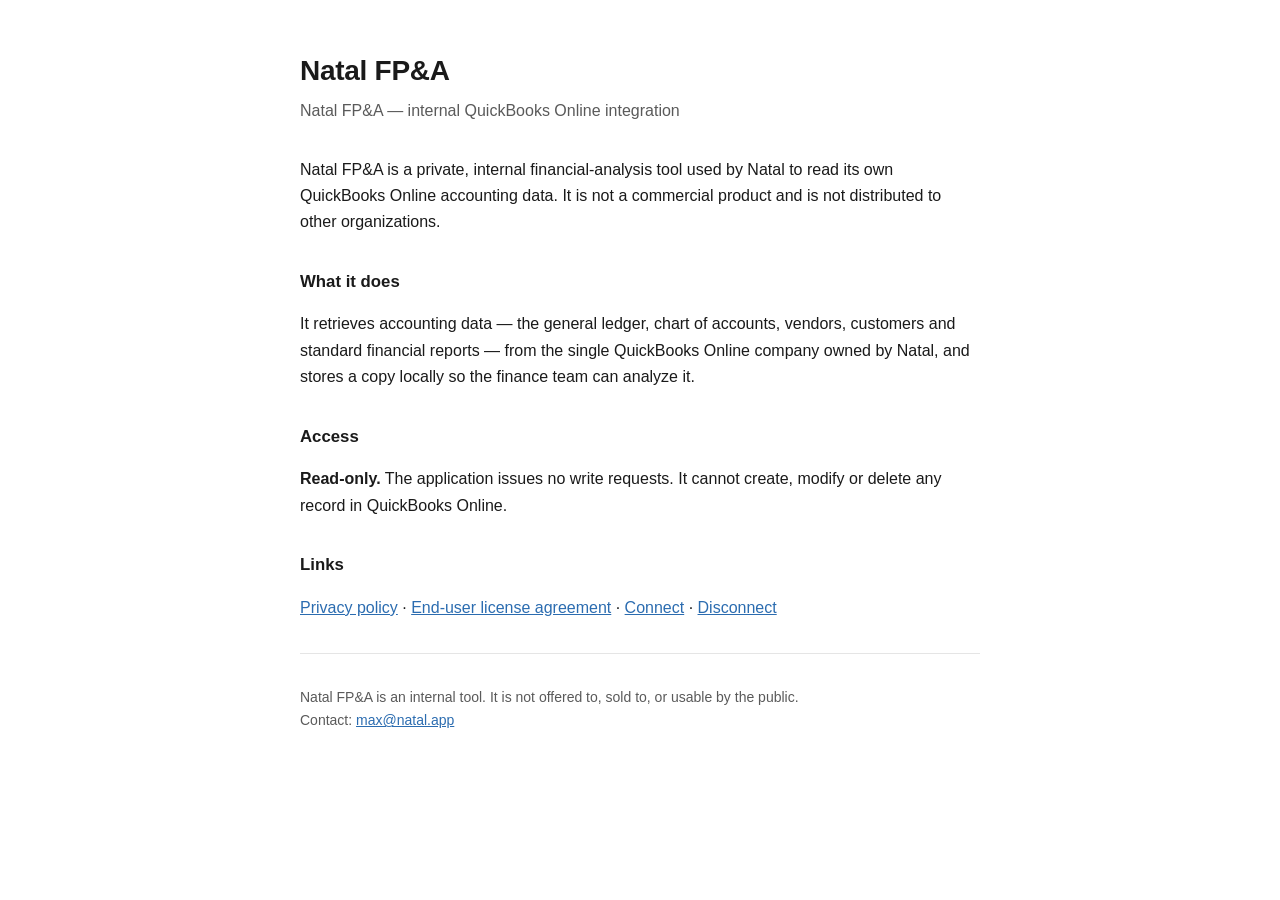
<file: index.html>
<!doctype html>
<html lang="en"><head><meta charset="utf-8">
<meta name="viewport" content="width=device-width, initial-scale=1">
<title>Natal FP&amp;A</title><link rel="stylesheet" href="style.css"></head>
<body><main>
<h1>Natal FP&amp;A</h1>
<p class="sub">Natal FP&amp;A — internal QuickBooks Online integration</p>

<p>Natal FP&amp;A is a private, internal financial-analysis tool used by Natal to read its own
QuickBooks Online accounting data. It is not a commercial product and is not distributed to
other organizations.</p>
<h2>What it does</h2>
<p>It retrieves accounting data — the general ledger, chart of accounts, vendors, customers and
standard financial reports — from the single QuickBooks Online company owned by Natal, and stores
a copy locally so the finance team can analyze it.</p>
<h2>Access</h2>
<p><strong>Read-only.</strong> The application issues no write requests. It cannot create, modify
or delete any record in QuickBooks Online.</p>
<h2>Links</h2>
<p><a href="privacy.html">Privacy policy</a> &middot; <a href="eula.html">End-user license agreement</a>
&middot; <a href="connect.html">Connect</a> &middot; <a href="disconnect.html">Disconnect</a></p>
<hr>
<footer>Natal FP&amp;A is an internal tool. It is not offered to, sold to, or usable by the public.<br>
Contact: <a href="mailto:max@natal.app">max@natal.app</a></footer>
</main></body></html>
</file>
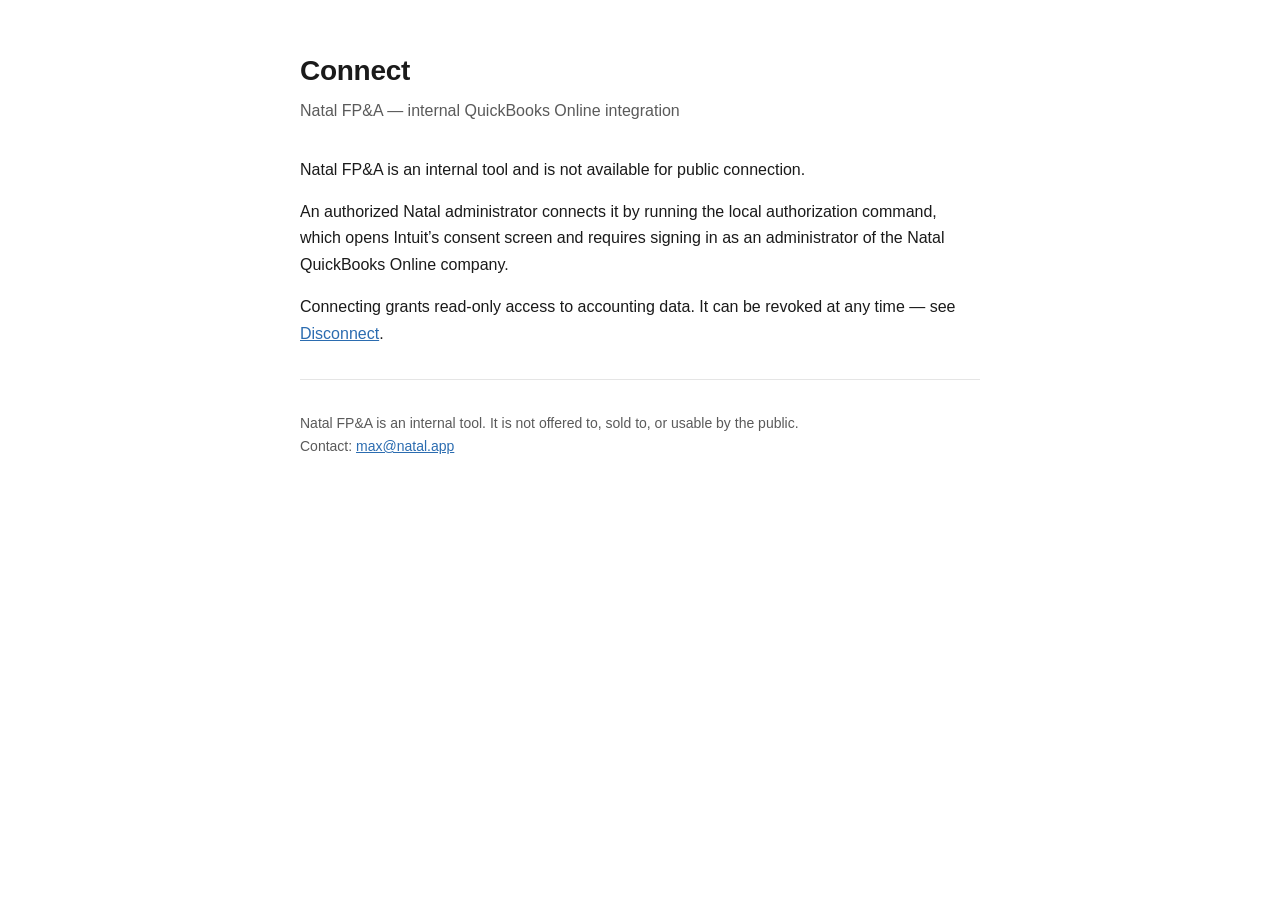
<file: connect.html>
<!doctype html>
<html lang="en"><head><meta charset="utf-8">
<meta name="viewport" content="width=device-width, initial-scale=1">
<title>Connect</title><link rel="stylesheet" href="style.css">
<style>
  #landing { display: none; }
  .code { font: 13px/1.5 ui-monospace, SFMono-Regular, Menlo, monospace;
    background: color-mix(in srgb, var(--fg) 6%, transparent);
    border: 1px solid var(--line); border-radius: 6px; padding: 12px;
    word-break: break-all; margin: 8px 0 20px; }
  .label { color: var(--muted); font-size: 0.8125rem; text-transform: uppercase;
    letter-spacing: 0.04em; margin-bottom: 4px; }
</style></head>
<body><main>
<h1>Connect</h1>
<p class="sub">Natal FP&amp;A — internal QuickBooks Online integration</p>

<section id="intro">
  <p>Natal FP&amp;A is an internal tool and is not available for public connection.</p>
  <p>An authorized Natal administrator connects it by running the local authorization
  command, which opens Intuit&rsquo;s consent screen and requires signing in as an
  administrator of the Natal QuickBooks Online company.</p>
  <p>Connecting grants read-only access to accounting data. It can be revoked at any
  time &mdash; see <a href="disconnect.html">Disconnect</a>.</p>
</section>

<section id="landing">
  <h2>Authorization received</h2>
  <p>Copy the full address of this page back into the terminal where the authorization
  command is waiting. The values below are shown so you can confirm they arrived.</p>
  <div class="label">Company (realm) ID</div>
  <div class="code" id="realm"></div>
  <div class="label">Authorization code</div>
  <div class="code" id="code"></div>
  <p>This code is single-use and expires within minutes. Nothing on this page is sent
  anywhere &mdash; it is read from the address bar and displayed in your browser only.</p>
</section>

<hr>
<footer>Natal FP&amp;A is an internal tool. It is not offered to, sold to, or usable by the public.<br>
Contact: <a href="mailto:max@natal.app">max@natal.app</a></footer>
</main>
<script>
  // Intuit redirects here with ?code=...&realmId=...&state=... after consent.
  // Everything stays client side; the values are only displayed for copying.
  var params = new URLSearchParams(window.location.search);
  if (params.get('code')) {
    document.getElementById('intro').style.display = 'none';
    document.getElementById('landing').style.display = 'block';
    document.getElementById('code').textContent = params.get('code');
    document.getElementById('realm').textContent = params.get('realmId') || '(not provided)';
  }
</script>
</body></html>
</file>
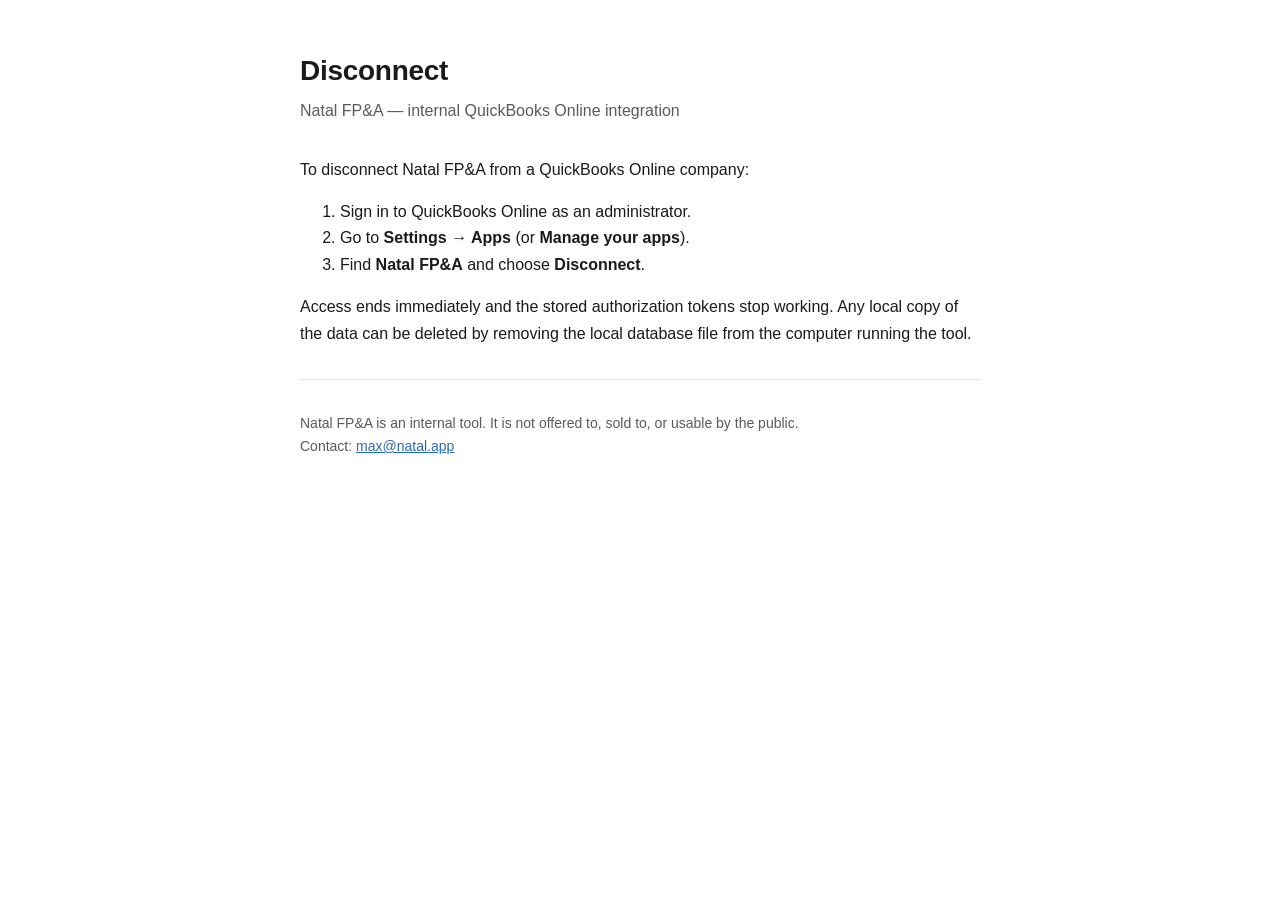
<file: disconnect.html>
<!doctype html>
<html lang="en"><head><meta charset="utf-8">
<meta name="viewport" content="width=device-width, initial-scale=1">
<title>Disconnect</title><link rel="stylesheet" href="style.css"></head>
<body><main>
<h1>Disconnect</h1>
<p class="sub">Natal FP&amp;A — internal QuickBooks Online integration</p>

<p>To disconnect Natal FP&amp;A from a QuickBooks Online company:</p>
<ol>
<li>Sign in to QuickBooks Online as an administrator.</li>
<li>Go to <strong>Settings &rarr; Apps</strong> (or <strong>Manage your apps</strong>).</li>
<li>Find <strong>Natal FP&amp;A</strong> and choose <strong>Disconnect</strong>.</li>
</ol>
<p>Access ends immediately and the stored authorization tokens stop working. Any local copy of
the data can be deleted by removing the local database file from the computer running the tool.</p>
<hr>
<footer>Natal FP&amp;A is an internal tool. It is not offered to, sold to, or usable by the public.<br>
Contact: <a href="mailto:max@natal.app">max@natal.app</a></footer>
</main></body></html>
</file>
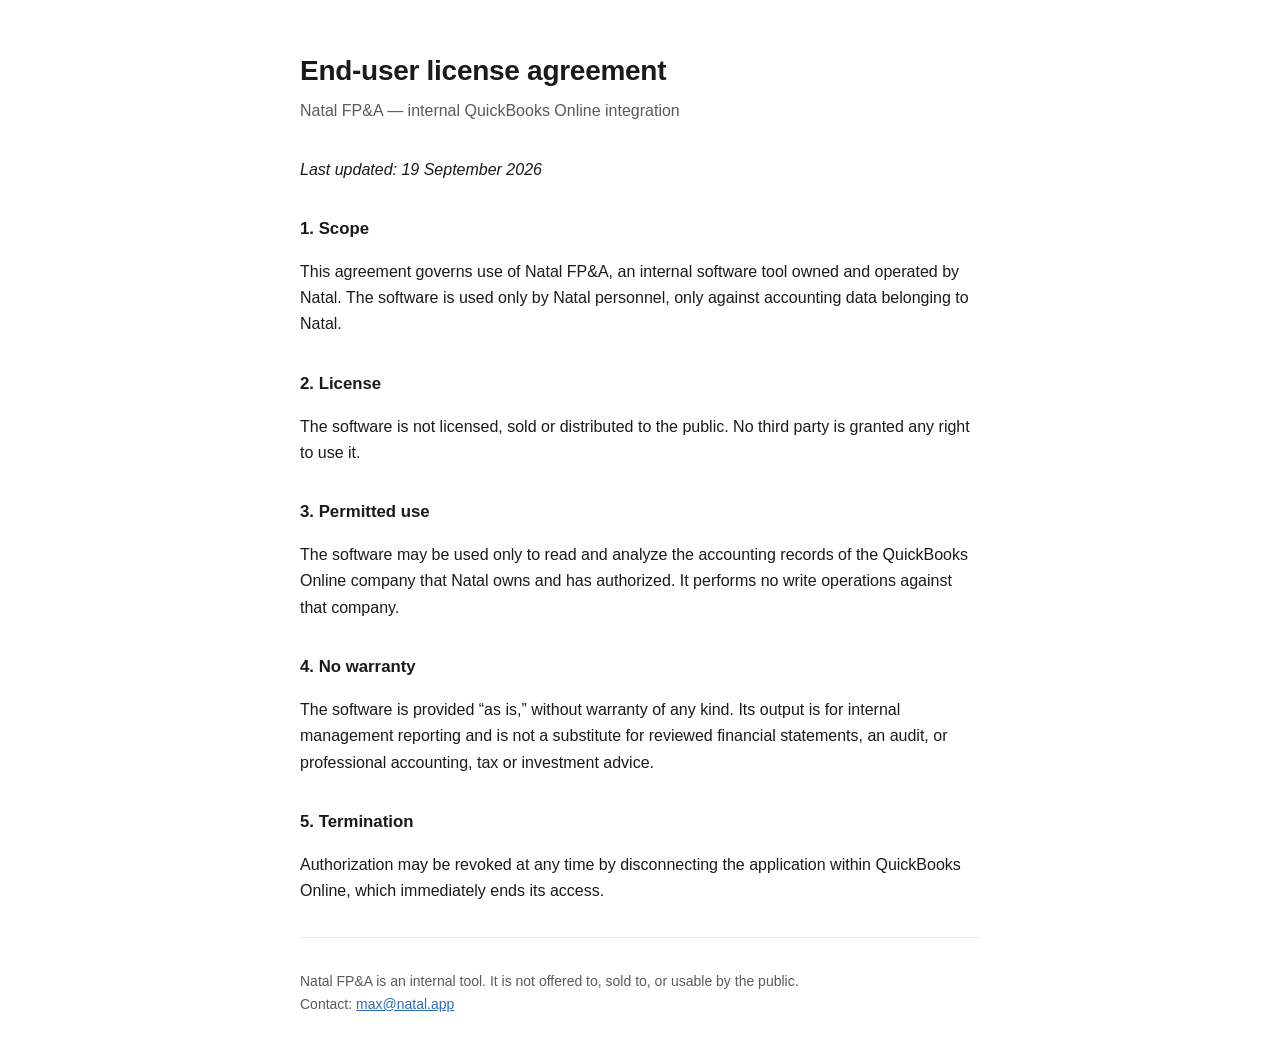
<file: eula.html>
<!doctype html>
<html lang="en"><head><meta charset="utf-8">
<meta name="viewport" content="width=device-width, initial-scale=1">
<title>End-user license agreement</title><link rel="stylesheet" href="style.css"></head>
<body><main>
<h1>End-user license agreement</h1>
<p class="sub">Natal FP&amp;A — internal QuickBooks Online integration</p>

<p><em>Last updated: 19 September 2026</em></p>
<h2>1. Scope</h2>
<p>This agreement governs use of Natal FP&amp;A, an internal software tool owned and operated by
Natal. The software is used only by Natal personnel, only against accounting data belonging to
Natal.</p>
<h2>2. License</h2>
<p>The software is not licensed, sold or distributed to the public. No third party is granted any
right to use it.</p>
<h2>3. Permitted use</h2>
<p>The software may be used only to read and analyze the accounting records of the QuickBooks
Online company that Natal owns and has authorized. It performs no write operations against that
company.</p>
<h2>4. No warranty</h2>
<p>The software is provided &ldquo;as is,&rdquo; without warranty of any kind. Its output is for internal
management reporting and is not a substitute for reviewed financial statements, an audit, or
professional accounting, tax or investment advice.</p>
<h2>5. Termination</h2>
<p>Authorization may be revoked at any time by disconnecting the application within QuickBooks
Online, which immediately ends its access.</p>
<hr>
<footer>Natal FP&amp;A is an internal tool. It is not offered to, sold to, or usable by the public.<br>
Contact: <a href="mailto:max@natal.app">max@natal.app</a></footer>
</main></body></html>
</file>
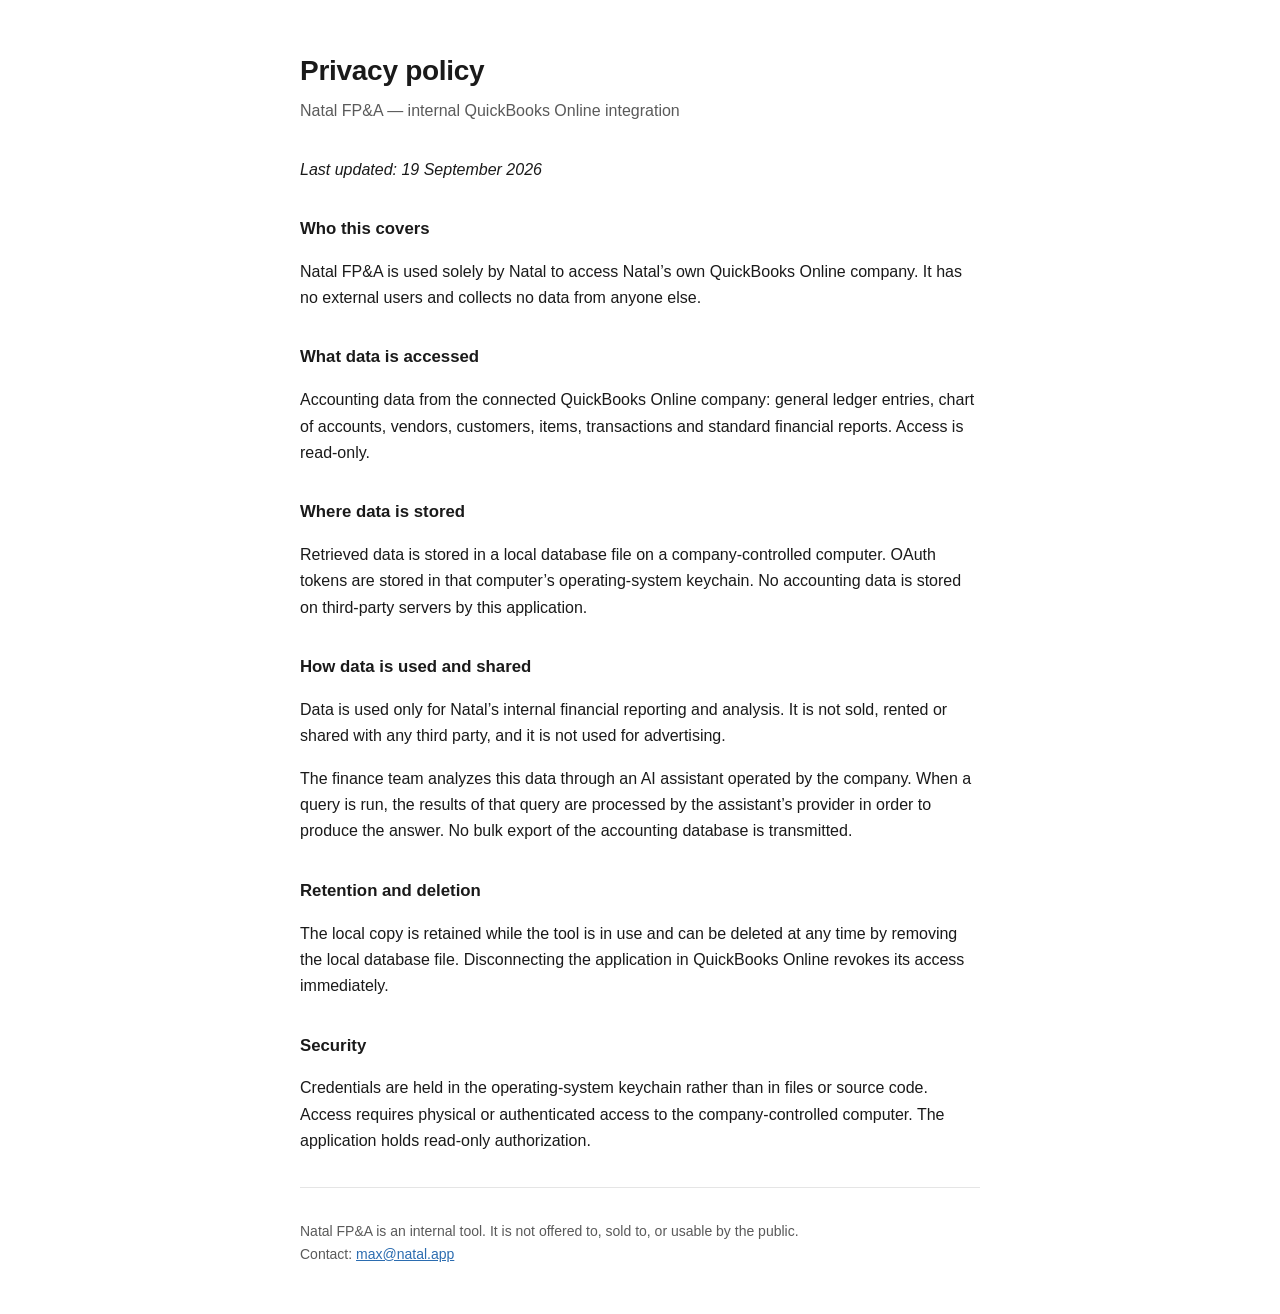
<file: privacy.html>
<!doctype html>
<html lang="en"><head><meta charset="utf-8">
<meta name="viewport" content="width=device-width, initial-scale=1">
<title>Privacy policy</title><link rel="stylesheet" href="style.css"></head>
<body><main>
<h1>Privacy policy</h1>
<p class="sub">Natal FP&amp;A — internal QuickBooks Online integration</p>

<p><em>Last updated: 19 September 2026</em></p>
<h2>Who this covers</h2>
<p>Natal FP&amp;A is used solely by Natal to access Natal&rsquo;s own QuickBooks Online company. It has
no external users and collects no data from anyone else.</p>
<h2>What data is accessed</h2>
<p>Accounting data from the connected QuickBooks Online company: general ledger entries, chart of
accounts, vendors, customers, items, transactions and standard financial reports. Access is
read-only.</p>
<h2>Where data is stored</h2>
<p>Retrieved data is stored in a local database file on a company-controlled computer. OAuth
tokens are stored in that computer&rsquo;s operating-system keychain. No accounting data is stored on
third-party servers by this application.</p>
<h2>How data is used and shared</h2>
<p>Data is used only for Natal&rsquo;s internal financial reporting and analysis. It is not sold,
rented or shared with any third party, and it is not used for advertising.</p>
<p>The finance team analyzes this data through an AI assistant operated by the company. When a
query is run, the results of that query are processed by the assistant&rsquo;s provider in order to
produce the answer. No bulk export of the accounting database is transmitted.</p>
<h2>Retention and deletion</h2>
<p>The local copy is retained while the tool is in use and can be deleted at any time by removing
the local database file. Disconnecting the application in QuickBooks Online revokes its access
immediately.</p>
<h2>Security</h2>
<p>Credentials are held in the operating-system keychain rather than in files or source code.
Access requires physical or authenticated access to the company-controlled computer. The
application holds read-only authorization.</p>
<hr>
<footer>Natal FP&amp;A is an internal tool. It is not offered to, sold to, or usable by the public.<br>
Contact: <a href="mailto:max@natal.app">max@natal.app</a></footer>
</main></body></html>
</file>
<file: style.css>
:root { --fg:#1a1a1a; --muted:#5a5a5a; --bg:#fff; --line:#e5e5e5; --accent:#2b6cb0; }
@media (prefers-color-scheme: dark) { :root:not([data-theme="light"]) {
  --fg:#e8e8e8; --muted:#a0a0a0; --bg:#121212; --line:#2e2e2e; --accent:#7aa7d9; } }
* { box-sizing: border-box; }
body { margin:0; padding:48px 16px; background:var(--bg); color:var(--fg);
  font:16px/1.65 -apple-system, BlinkMacSystemFont, "Segoe UI", Helvetica, Arial, sans-serif; }
main { max-width: 680px; margin: 0 auto; }
h1 { font-size: 1.75rem; margin: 0 0 4px; letter-spacing:-0.01em; }
h2 { font-size: 1.05rem; margin: 32px 0 8px; }
.sub { color: var(--muted); margin: 0 0 32px; }
p, li { color: var(--fg); }
hr { border:0; border-top:1px solid var(--line); margin:32px 0; }
footer { color: var(--muted); font-size: 0.875rem; }
a { color: var(--accent); }
</file>
